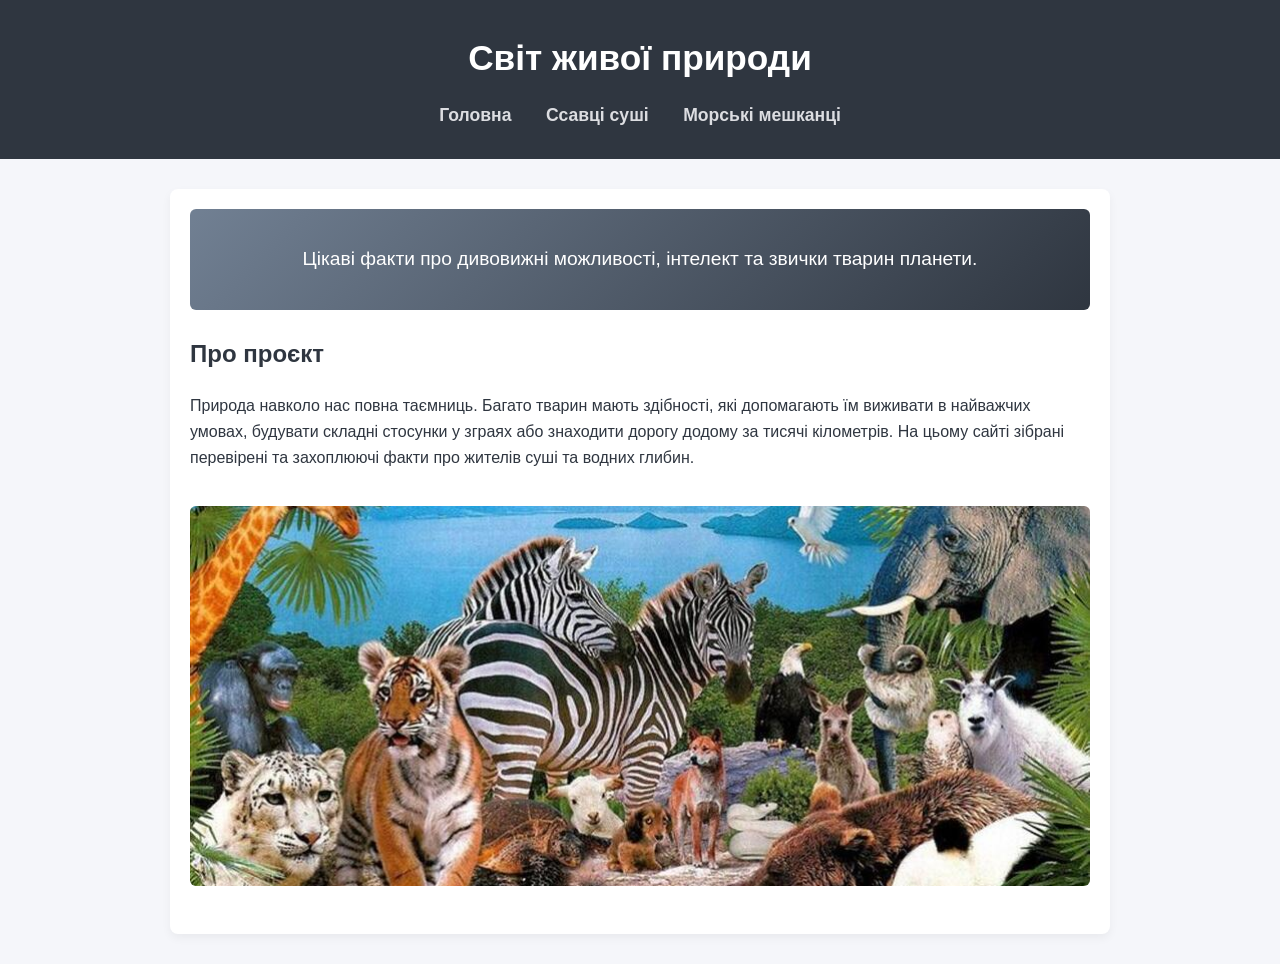
<file: index.html>
<!DOCTYPE html>
<html lang="uk">
<head>
    <meta charset="UTF-8">
    <meta name="viewport" content="width=device-width, initial-scale=1.0">
    <title>Дивовижні факти про тварин</title>
    <style>
        body {
            font-family: Arial, sans-serif;
            margin: 0;
            padding: 0;
            background-color: #f5f6fa;
            color: #2f3640;
            line-height: 1.6;
        }
        header {
            background-color: #2f3640;
            color: #ffffff;
            padding: 30px 0;
            text-align: center;
        }
        h1 { margin: 0; font-size: 2.2em; }
        
        nav { margin-top: 15px; }
        nav a {
            color: #dcdde1;
            text-decoration: none;
            margin: 0 15px;
            font-weight: bold;
            font-size: 1.1em;
            transition: color 0.3s;
        }
        nav a:hover { color: #00a8ff; }

        .container {
            max-width: 900px;
            margin: 30px auto;
            padding: 20px;
            background: #ffffff;
            border-radius: 8px;
            box-shadow: 0 4px 10px rgba(0,0,0,0.05);
        }

        /* Анімація появи банера */
        .banner {
            background: linear-gradient(135deg, #718093, #2f3640);
            color: white;
            padding: 35px;
            text-align: center;
            border-radius: 6px;
            margin-bottom: 25px;
            animation: fadeIn 1.2s ease-in-out;
        }
        @keyframes fadeIn {
            from { opacity: 0; transform: translateY(-10px); }
            to { opacity: 1; transform: translateY(0); }
        }

        .banner p { font-size: 1.2em; margin: 0; }

        .main-image {
            width: 100%;
            max-height: 380px;
            object-fit: cover;
            border-radius: 6px;
            margin: 20px 0;
        }
    </style>
</head>
<body>

    <header>
        <h1>Світ живої природи</h1>
        <nav>
            <a href="index.html">Головна</a>
            <a href="mammals.html">Ссавці суші</a>
            <a href="marine.html">Морські мешканці</a>
        </nav>
    </header>

    <div class="container">
        <div class="banner">
            <p>Цікаві факти про дивовижні можливості, інтелект та звички тварин планети.</p>
        </div>

        <h2>Про проєкт</h2>
        <p>Природа навколо нас повна таємниць. Багато тварин мають здібності, які допомагають їм виживати в найважчих умовах, будувати складні стосунки у зграях або знаходити дорогу додому за тисячі кілометрів. На цьому сайті зібрані перевірені та захоплюючі факти про жителів суші та водних глибин.</p>
        
        <img src="main.jpg" alt="Природа та тварини" class="main-image">
    </div>

</body>
</html>
</file>
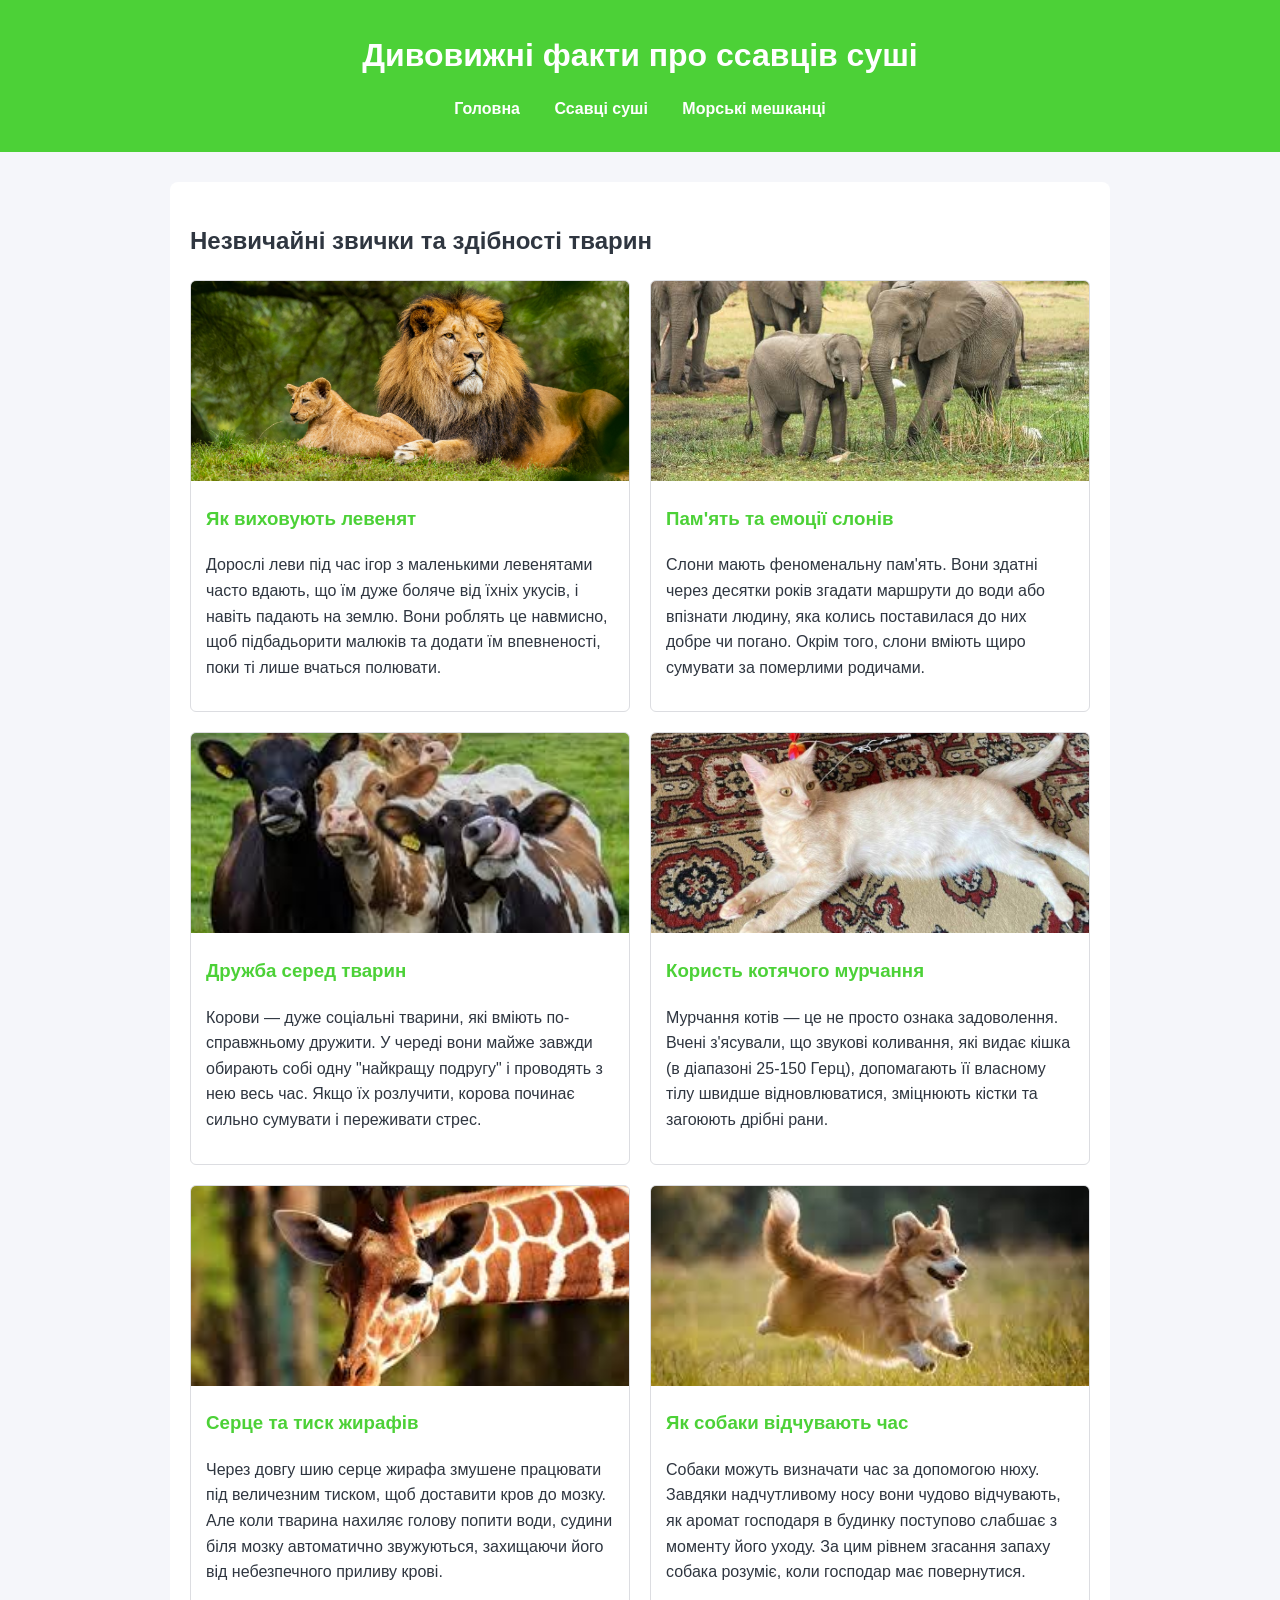
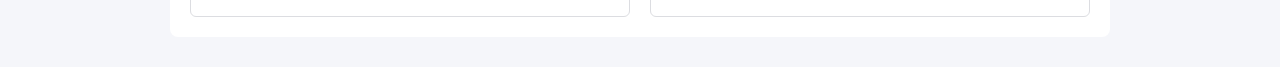
<file: mammals.html>
<!DOCTYPE html>
<html lang="uk">
<head>
    <meta charset="UTF-8">
    <meta name="viewport" content="width=device-width, initial-scale=1.0">
    <title>Факти про ссавців</title>
    <style>
        body {
            font-family: Arial, sans-serif;
            margin: 0; padding: 0;
            background-color: #f5f6fa; color: #2f3640;
            line-height: 1.6;
        }
        header {
            background-color: #4cd137;
            color: white; padding: 30px 0; text-align: center;
        }
        h1 { margin: 0; }
        nav { margin-top: 15px; }
        nav a { color: white; text-decoration: none; margin: 0 15px; font-weight: bold; }
        nav a:hover { text-decoration: underline; }

        .container { max-width: 900px; margin: 30px auto; padding: 20px; background: white; border-radius: 8px; }
        
        /* Плитка для карток */
        .grid {
            display: grid;
            grid-template-columns: 1fr 1fr;
            gap: 20px;
            margin-top: 20px;
        }
        .card {
            border: 1px solid #dcdde1;
            border-radius: 6px;
            overflow: hidden;
            background: white;
            transition: transform 0.3s;
        }
        /* Інтерактивний ефект наведення миші */
        .card:hover {
            transform: scale(1.02);
            box-shadow: 0 5px 15px rgba(0,0,0,0.1);
        }
        .card img {
            width: 100%; height: 200px; object-fit: cover;
        }
        .info { padding: 15px; }
        .info h3 { margin-top: 0; color: #4cd137; }
    </style>
</head>
<body>

    <header>
        <h1>Дивовижні факти про ссавців суші</h1>
        <nav>
            <a href="index.html">Головна</a>
            <a href="mammals.html">Ссавці суші</a>
            <a href="marine.html">Морські мешканці</a>
        </nav>
    </header>

    <div class="container">
        <h2>Незвичайні звички та здібності тварин</h2>
        
        <div class="grid">
            <!-- Факт 1 -->
            <div class="card">
                <img src="lion.jpg" alt="Леви">
                <div class="info">
                    <h3>Як виховують левенят</h3>
                    <p>Дорослі леви під час ігор з маленькими левенятами часто вдають, що їм дуже боляче від їхніх укусів, і навіть падають на землю. Вони роблять це навмисно, щоб підбадьорити малюків та додати їм впевненості, поки ті лише вчаться полювати.</p>
                </div>
            </div>

            <!-- Факт 2 -->
            <div class="card">
                <img src="elephant.jpg" alt="Слони">
                <div class="info">
                    <h3>Пам'ять та емоції слонів</h3>
                    <p>Слони мають феноменальну пам'ять. Вони здатні через десятки років згадати маршрути до води або впізнати людину, яка колись поставилася до них добре чи погано. Окрім того, слони вміють щиро сумувати за померлими родичами.</p>
                </div>
            </div>

            <!-- Факт 3 -->
            <div class="card">
                <img src="cow.jpg" alt="Корови">
                <div class="info">
                    <h3>Дружба серед тварин</h3>
                    <p>Корови — дуже соціальні тварини, які вміють по-справжньому дружити. У череді вони майже завжди обирають собі одну "найкращу подругу" і проводять з нею весь час. Якщо їх розлучити, корова починає сильно сумувати і переживати стрес.</p>
                </div>
            </div>

            <!-- Факт 4 -->
            <div class="card">
                <img src="cat.jpg" alt="Кішка">
                <div class="info">
                    <h3>Користь котячого мурчання</h3>
                    <p>Мурчання котів — це не просто ознака задоволення. Вчені з'ясували, що звукові коливання, які видає кішка (в діапазоні 25-150 Герц), допомагають її власному тілу швидше відновлюватися, зміцнюють кістки та загоюють дрібні рани.</p>
                </div>
            </div>

            <!-- Факт 5 -->
            <div class="card">
                <img src="giraffe.jpg" alt="Жираф">
                <div class="info">
                    <h3>Серце та тиск жирафів</h3>
                    <p>Через довгу шию серце жирафа змушене працювати під величезним тиском, щоб доставити кров до мозку. Але коли тварина нахиляє голову попити води, судини біля мозку автоматично звужуються, захищаючи його від небезпечного приливу крові.</p>
                </div>
            </div>

            <!-- Факт 6 -->
            <div class="card">
                <img src="dog.jpg" alt="Собака">
                <div class="info">
                    <h3>Як собаки відчувають час</h3>
                    <p>Собаки можуть визначати час за допомогою нюху. Завдяки надчутливому носу вони чудово відчувають, як аромат господаря в будинку поступово слабшає з моменту його уходу. За цим рівнем згасання запаху собака розуміє, коли господар має повернутися.</p>
                </div>
            </div>
        </div>
    </div>

</body>
</html>
</file>
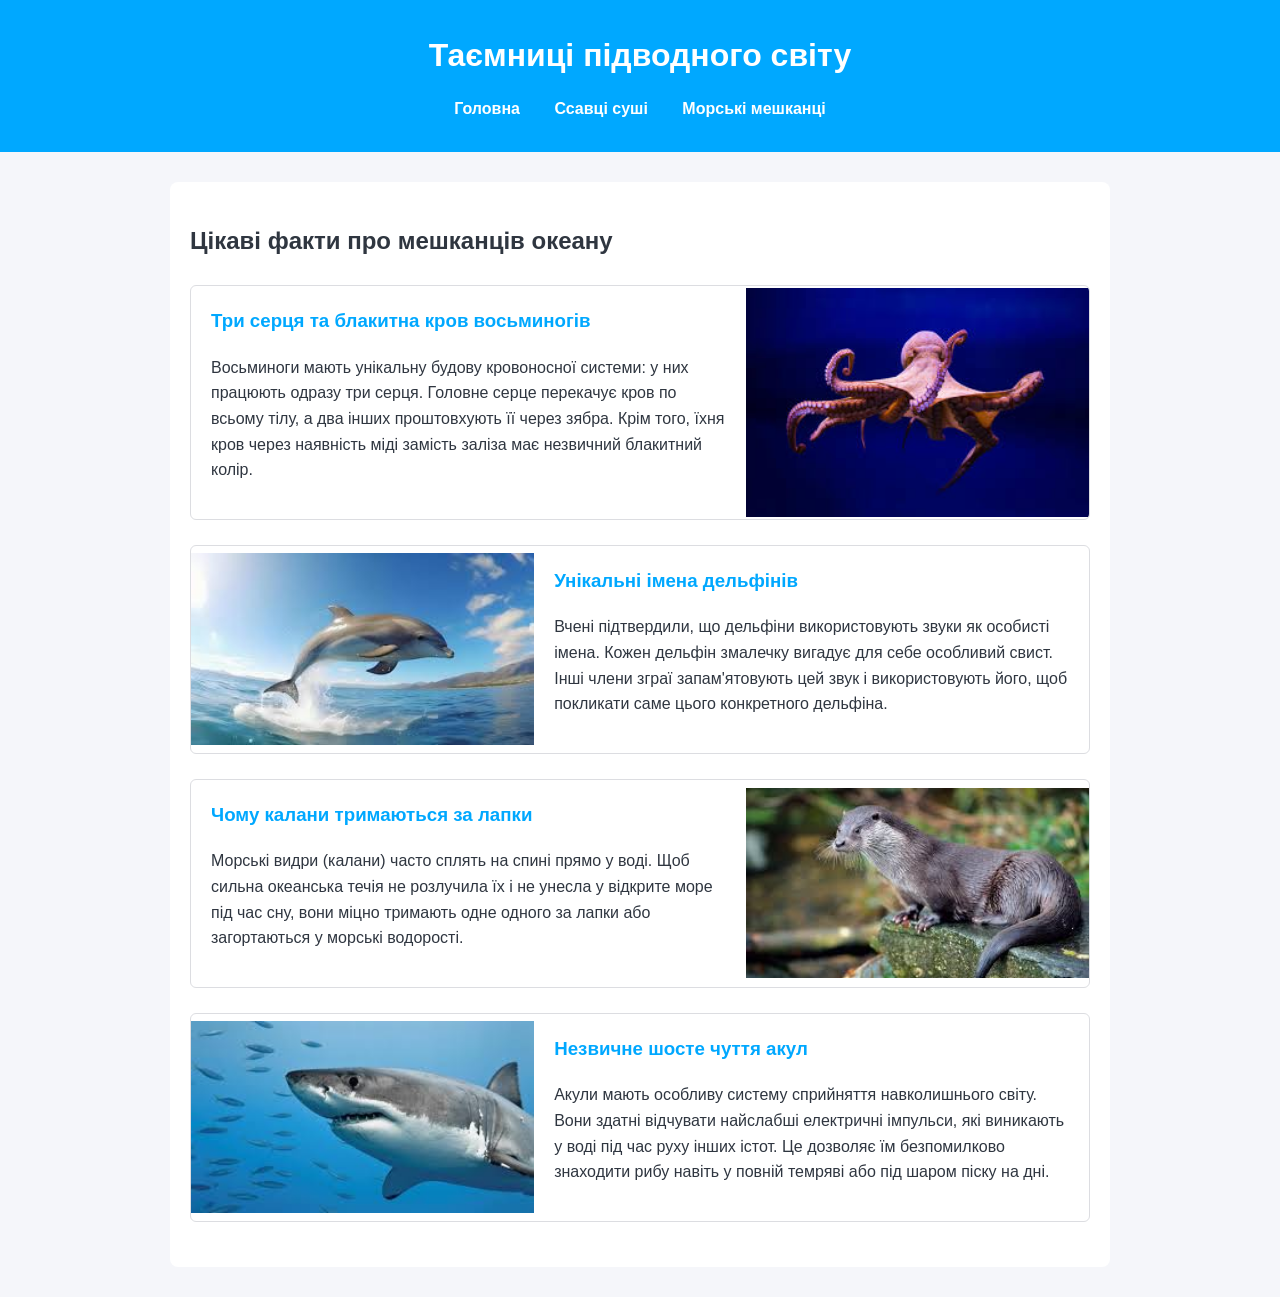
<file: marine.html>
<!DOCTYPE html>
<html lang="uk">
<head>
    <meta charset="UTF-8">
    <meta name="viewport" content="width=device-width, initial-scale=1.0">
    <title>Морські мешканці</title>
    <style>
        body {
            font-family: Arial, sans-serif;
            margin: 0; padding: 0;
            background-color: #f5f6fa; color: #2f3640;
            line-height: 1.6;
        }
        header {
            background-color: #00a8ff;
            color: white; padding: 30px 0; text-align: center;
        }
        h1 { margin: 0; }
        nav { margin-top: 15px; }
        nav a { color: white; text-decoration: none; margin: 0 15px; font-weight: bold; }
        nav a:hover { text-decoration: underline; }

        .container { max-width: 900px; margin: 30px auto; padding: 20px; background: white; border-radius: 8px; }
        
        .row {
            display: flex;
            align-items: center;
            margin: 25px 0;
            background: #ffffff;
            border: 1px solid #dcdde1;
            border-radius: 6px;
            overflow: hidden;
            transition: transform 0.3s;
        }
        /* Ефект наведення */
        .row:hover {
            transform: translateY(-3px);
            box-shadow: 0 4px 12px rgba(0,0,0,0.08);
        }
        .row:nth-child(even) {
            flex-direction: row-reverse;
        }
        .row img {
            width: 40%; max-height: 240px; object-fit: cover;
        }
        .text {
            padding: 20px;
            width: 60%;
        }
        .text h3 { margin-top: 0; color: #00a8ff; }
    </style>
</head>
<body>

    <header>
        <h1>Таємниці підводного світу</h1>
        <nav>
            <a href="index.html">Головна</a>
            <a href="mammals.html">Ссавці cyші</a>
            <a href="marine.html">Морські мешканці</a>
        </nav>
    </header>

    <div class="container">
        <h2>Цікаві факти про мешканців океану</h2>

        <!-- Блок 1 -->
        <div class="row">
            <img src="octopus.jpg" alt="Восьминіг">
            <div class="text">
                <h3>Три серця та блакитна кров восьминогів</h3>
                <p>Восьминоги мають унікальну будову кровоносної системи: у них працюють одразу три серця. Головне серце перекачує кров по всьому тілу, а два інших проштовхують її через зябра. Крім того, їхня кров через наявність міді замість заліза має незвичний блакитний колір.</p>
            </div>
        </div>

        <!-- Блок 2 -->
        <div class="row">
            <img src="dolphin.jpg" alt="Афаліна у воді">
            <div class="text">
                <h3>Унікальні імена дельфінів</h3>
                <p>Вчені підтвердили, що дельфіни використовують звуки як особисті імена. Кожен дельфін змалечку вигадує для себе особливий свист. Інші члени зграї запам'ятовують цей звук і використовують його, щоб покликати саме цього конкретного дельфіна.</p>
            </div>
        </div>

        <!-- Блок 3 -->
        <div class="row">
            <img src="otter.jpg" alt="Морська видра">
            <div class="text">
                <h3>Чому калани тримаються за лапки</h3>
                <p>Морські видри (калани) часто сплять на спині прямо у воді. Щоб сильна океанська течія не розлучила їх і не унесла у відкрите море під час сну, вони міцно тримають одне одного за лапки або загортаються у морські водорості.</p>
            </div>
        </div>

        <!-- Блок 4 -->
        <div class="row">
            <img src="shark.jpg" alt="Акула">
            <div class="text">
                <h3>Незвичне шосте чуття акул</h3>
                <p>Акули мають особливу систему сприйняття навколишнього світу. Вони здатні відчувати найслабші електричні імпульси, які виникають у воді під час руху інших істот. Це дозволяє їм безпомилково знаходити рибу навіть у повній темряві або під шаром піску на дні.</p>
            </div>
        </div>
    </div>

</body>
</html>
</file>
